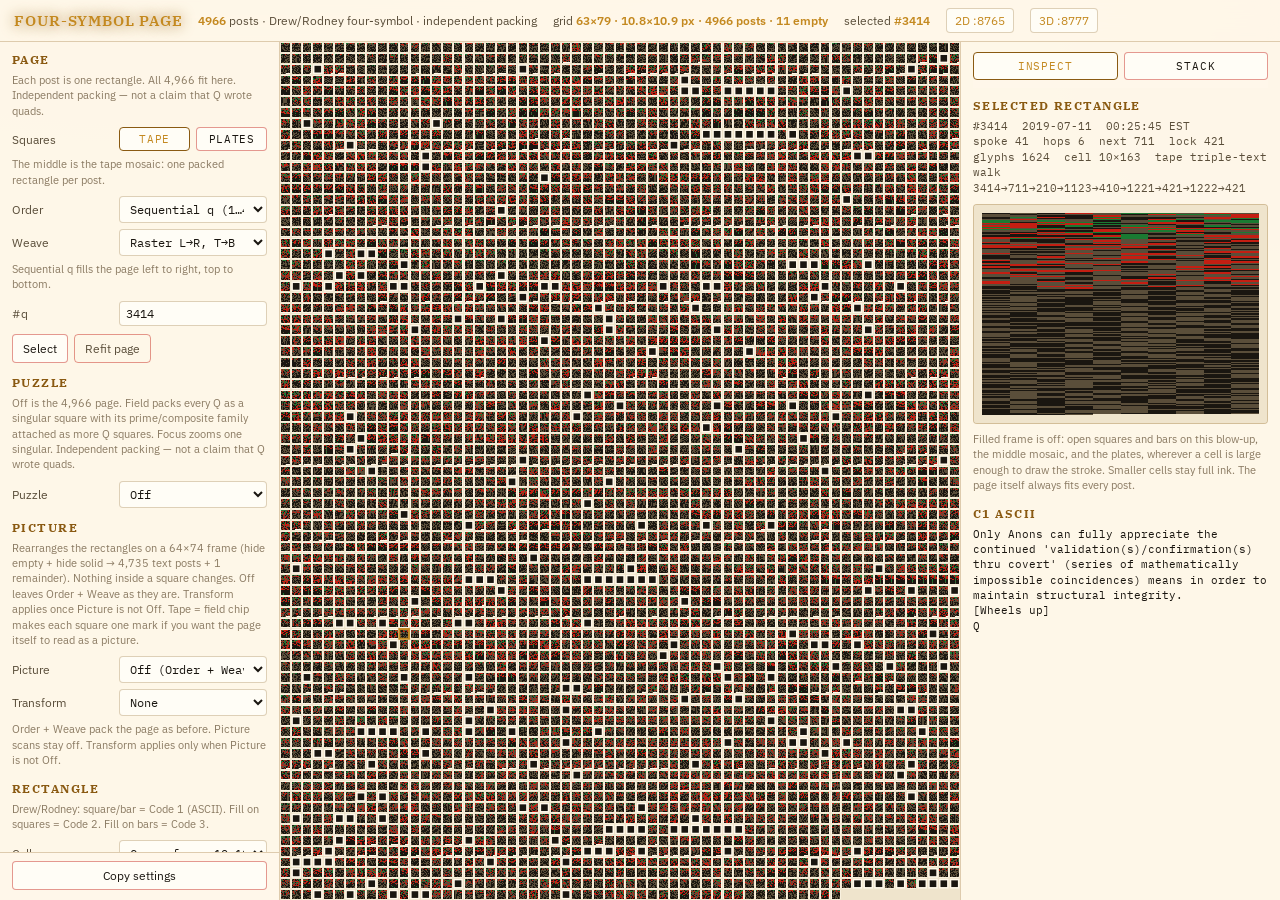
<file: index.html>
<!DOCTYPE html>
<html lang="en" data-theme="paper">
<head>
  <meta charset="utf-8" />
  <meta name="viewport" content="width=device-width, initial-scale=1" />
  <title>Four-symbol page — Q posts as rectangles</title>
  <link rel="preconnect" href="https://fonts.googleapis.com" />
  <link href="https://fonts.googleapis.com/css2?family=IBM+Plex+Mono:wght@400;600&family=IBM+Plex+Sans:wght@400;600&family=IBM+Plex+Serif:wght@600&display=swap" rel="stylesheet" />
  <link rel="stylesheet" href="css/page.css?v=20261009pc1" />
</head>
<body data-theme="paper" data-layer="off" data-quote="off" data-puzzle="off">
  <header>
    <h1>Four-symbol page</h1>
    <div class="meta" id="banner-meta">loading corpus…</div>
    <div class="meta">grid <b id="grid-readout">—</b></div>
    <div class="meta">selected <b id="sel-readout">—</b></div>
    <a class="ghost" href="http://127.0.0.1:8765/" title="Loop Code Visualizer">2D :8765</a>
    <a class="ghost" href="http://127.0.0.1:8777/" title="3D analyzer">3D :8777</a>
  </header>
  <div class="shell">
    <aside class="left">
      <div class="left-scroll">
      <h2>Page</h2>
      <p class="note">Each post is one rectangle. All 4,966 fit here. Independent packing — not a claim that Q wrote quads.</p>
      <label class="row">Squares
        <span class="view-switch" role="group" aria-label="Middle squares">
          <button type="button" id="view-tape" aria-pressed="true">Tape</button>
          <button type="button" id="view-plates" aria-pressed="false">Plates</button>
        </span>
      </label>
      <p class="note" id="view-note">The middle is the tape mosaic: one packed rectangle per post.</p>
      <label class="row">Order
        <select id="order">
          <option value="q" selected>Sequential q (1…4966)</option>
          <option value="ts">Timestamp</option>
          <option value="date">Replica date</option>
          <option value="spoke">Spoke 0–59</option>
          <option value="hops">Hops to lock</option>
          <option value="time">Time face (hour, minute)</option>
          <option value="grid">Date × minute</option>
          <option value="spoke15">Spoke 15 first</option>
          <option value="basin">Lock basin 421 / 1222</option>
          <option value="ampm">AM then PM</option>
          <option value="even">Even / odd q</option>
          <option value="loop">LOOP depth (hops)</option>
          <option value="walkseq">Walk-first-visit</option>
        </select>
      </label>
      <label class="row">Weave
        <select id="weave">
          <option value="raster" selected>Raster L→R, T→B</option>
          <option value="boustrophedon">Boustrophedon (ox-plow)</option>
          <option value="spiral">Spiral (outer → in)</option>
          <option value="columns">Columns (down, then next)</option>
        </select>
      </label>
      <p class="note" id="order-note">Sequential q fills the page left to right, top to bottom.</p>
      <label class="row">#q
        <input id="qnum" type="number" min="1" max="4966" value="3414" />
      </label>
      <div class="btns">
        <button id="go" type="button">Select</button>
        <button class="ghost" id="fit" type="button">Refit page</button>
      </div>

      <h2>Puzzle</h2>
      <p class="note" id="puzzle-note">Off is the 4,966 page. Field packs every Q as a singular square with its prime/composite family attached as more Q squares. Focus zooms one singular.</p>
      <label class="row">Puzzle
        <select id="puzzle-mode">
          <option value="off" selected>Off</option>
          <option value="field">Field</option>
          <option value="focus">Focus</option>
        </select>
      </label>
      <label class="row puzzle-field-only">Scale
        <select id="puzzle-scale">
          <option value="fit" selected>Fit</option>
          <option value="read">Read</option>
        </select>
      </label>
      <div class="btns puzzle-field-only">
        <button type="button" id="puzzle-zoom">Zoom Focus</button>
      </div>

      <h2>Picture</h2>
      <p class="note">Rearranges the rectangles on a 64×74 frame (hide empty + hide solid → 4,735 text posts + 1 remainder). Nothing inside a square changes. Off leaves Order + Weave as they are. Transform applies once Picture is not Off. Tape = field chip makes each square one mark if you want the page itself to read as a picture.</p>
      <label class="row">Picture
        <select id="picture">
          <option value="off" selected>Off (Order + Weave)</option>
          <option value="frame">Lock 64×74</option>
          <option value="morton">Morton Z-order</option>
          <option value="hilbert">Hilbert curve</option>
          <option value="bitrev">Bit-reversal</option>
          <option value="zigzag">Zig-zag diagonal</option>
          <option value="interlace">Interlace even/odd</option>
          <option value="blocks8">8×8 blocks</option>
          <option value="mod37">Mod 37 interlace</option>
          <option value="nipkow">Nipkow polar</option>
          <option value="shuffle">Shuffle (seed 421)</option>
        </select>
      </label>
      <label class="row">Transform
        <select id="xform">
          <option value="none" selected>None</option>
          <option value="fliph">Flip horizontal</option>
          <option value="flipv">Flip vertical</option>
          <option value="rot90">Rotate 90° CW</option>
          <option value="rot180">Rotate 180°</option>
          <option value="rot270">Rotate 90° CCW</option>
          <option value="transp">Transpose 74×64</option>
        </select>
      </label>
      <p class="note" id="picture-note">Order + Weave pack the page as before. Picture scans stay off.</p>

      <h2>Rectangle</h2>
      <p class="note">Drew/Rodney: square/bar = Code 1 (ASCII). Fill on squares = Code 2. Fill on bars = Code 3.</p>
      <label class="row">Cell
        <select id="cell">
          <option value="byte">Byte rows (8-wide)</option>
          <option value="notebook">Notebook 32-wide</option>
          <option value="column">Column-major 8-wide</option>
          <option value="boustrophedon">Boustrophedon 8-wide</option>
          <option value="spiral">Square spiral</option>
          <option value="weeks">Weeks (7-wide)</option>
          <option value="square">Nearest square</option>
          <option value="fish">Fish frame 8×14</option>
          <option value="cross" selected>Cross frame 10×10</option>
        </select>
      </label>
      <label class="row">Tape
        <select id="tape">
          <option value="c1-only">C1 ASCII (full post)</option>
          <option value="triple-text" selected>Triple-text (LOOP + stamp)</option>
          <option value="head8">Head 8 bytes (8×8)</option>
          <option value="chip">Field chip (1 glyph)</option>
        </select>
      </label>
      <label class="row">Chips
        <select id="chips">
          <option value="spoke-hops" selected>spoke-hops</option>
          <option value="ampm-lock">ampm-lock</option>
          <option value="even-q">even-q</option>
          <option value="timehash">timehash</option>
        </select>
      </label>
      <p class="note" id="tape-note">Full post text as Code 1. Long posts squeeze more rows into the same rectangle.</p>

      <h2>Layering</h2>
      <p class="note">Off leaves the current page. Peel splits C1 / C2 / C3 / C4. Mute hides glyph classes. Stack averages frames. Shuffle sibling on any view that looks like a picture. Independent packing — not a claim that Q wrote quads.</p>
      <label class="row">Layering
        <select id="layer">
          <option value="off" selected>Off</option>
          <option value="peel">Peel</option>
          <option value="mute">Mute</option>
          <option value="stack">Stack</option>
          <option value="diff">Diff</option>
        </select>
      </label>
      <p class="note" id="layer-caption"></p>
      <label class="row">Initial post
        <select id="quote">
          <option value="off" selected>Off</option>
          <option value="peek">Peek</option>
          <option value="under">Under the posts</option>
          <option value="over">Over the posts</option>
        </select>
      </label>
      <label class="row layer-quote">Quote tape
        <select id="quote-tape">
          <option value="c1-only">C1 ASCII (quote text)</option>
          <option value="triple-text" selected>Triple-text (nested + stamp)</option>
        </select>
      </label>
      <p class="note" id="quote-caption"></p>
      <p class="note layer-quote">Off leaves the current page. Peek / Under / Over use the same Align, Composite, Plates, Mute, and Shuffle as Layering. Independent packing — not a Q drop.</p>
      <label class="row layer-peel layer-quote-tune">Align
        <select id="align">
          <option value="tape" selected>Tape (holes)</option>
          <option value="stream">Stream (TEXTPIC)</option>
        </select>
      </label>
      <label class="row layer-comp layer-quote-tune">Composite
        <select id="comp">
          <option value="solo" selected>Solo</option>
          <option value="add">Add</option>
          <option value="screen">Screen</option>
          <option value="multiply">Multiply</option>
        </select>
      </label>
      <label class="row layer-onpage">On page
        <select id="onpage">
          <option value="off" selected>Off (inspector only)</option>
          <option value="under">Under the posts</option>
          <option value="over">Over the posts</option>
        </select>
      </label>
      <label class="row layer-peel layer-quote-mix"><span id="mix-label">Plate mix <b id="mix-readout">55</b></span>
        <input id="mix" type="range" min="0" max="100" value="55" />
      </label>
      <label class="row layer-peel layer-quote-tune"><span>Plates</span>
        <span class="checks">
          <label><input id="plate-p1" type="checkbox" checked /> C1</label>
          <label><input id="plate-p2" type="checkbox" checked /> C2</label>
          <label><input id="plate-p3" type="checkbox" checked /> C3</label>
          <label class="plate-c4-lab"><input id="plate-p4" type="checkbox" checked /> C4</label>
        </span>
      </label>
      <label class="row"><span>Swap C3/C4</span><input id="swap-c34" type="checkbox" /></label>
      <p class="note" id="swap-c34-note">Off: C3 blue / black, C4 green / black. On: C3 green / black, C4 blue / black.</p>
      <label class="row layer-mute layer-quote-tune"><span>Mute</span>
        <span class="checks">
          <label><input id="mute-sq0" type="checkbox" /> sq0</label>
          <label><input id="mute-sq1" type="checkbox" /> sq1</label>
          <label><input id="mute-bar0" type="checkbox" /> bar0</label>
          <label><input id="mute-bar1" type="checkbox" /> bar1</label>
        </span>
      </label>
      <label class="row layer-stack">Stack
        <select id="stack">
          <option value="peek" selected>Peek frame</option>
          <option value="corpus">Corpus mean</option>
        </select>
      </label>
      <div class="btns layer-peel">
        <button id="essay-load" type="button">Load TEXTPIC teaching in peek</button>
      </div>
      <div class="btns layer-peel layer-shuf layer-quote-tune">
        <button class="ghost" id="shuffle-sib" type="button">Shuffle sibling</button>
      </div>
      <p class="note layer-later" id="layer-later-note"></p>

      <h2>Read</h2>
      <label class="row">Theme
        <select id="theme">
          <option value="phosphor">Phosphor (CRT lime)</option>
          <option value="volt">Volt (hazard yellow)</option>
          <option value="magma">Magma</option>
          <option value="ion">Ion (blue / magenta)</option>
          <option value="ebs">EBS (please stand by)</option>
          <option value="paper" selected>Paper (light)</option>
          <option value="oak">Oak (original)</option>
        </select>
      </label>
      <label class="row" id="ebs-paint-row">EBS paint
        <select id="ebs-paint">
          <option value="meaning" selected>Meaning (C1 + hops)</option>
          <option value="spectrum">Spectrum (cycle 9)</option>
          <option value="toast">Toast #901131</option>
          <option value="yolk">Yolk #909011</option>
        </select>
      </label>
      <label class="row">Color
        <select id="color">
          <option value="off" selected>Off (glyph ink)</option>
          <option value="hops">Hops to lock</option>
          <option value="ampm">AM / PM</option>
          <option value="basin">Lock basin</option>
        </select>
      </label>
      <label class="row"><span>Cell gaps</span><input id="gaps" type="checkbox" checked /></label>
      <label class="row"><span>q labels</span><input id="labels" type="checkbox" /></label>
      <label class="row"><span>Hide empty slots</span><input id="hide-empty" type="checkbox" /></label>
      <label class="row"><span>Hide solid squares</span><input id="hide-solid" type="checkbox" /></label>
      <label class="row"><span>Filled frame</span><input id="filled-frame" type="checkbox" /></label>
      <div class="legend">
        <span class="swatch-code"><i class="swatch sq0"></i>sq0</span>
        <span class="swatch-code"><i class="swatch sq1"></i>sq1</span>
        <span class="swatch-code"><i class="swatch bar0"></i>bar0</span>
        <span class="swatch-code"><i class="swatch bar1"></i>bar1</span>
        <span class="swatch-bw"><i class="swatch ebs-w"></i>white</span>
        <span class="swatch-bw"><i class="swatch ebs-k"></i>black</span>
        <span class="swatch-toast"><i class="swatch toast-sq0"></i>sq0 #901131</span>
        <span class="swatch-toast"><i class="swatch toast-sq1"></i>sq1 #319011</span>
        <span class="swatch-toast"><i class="swatch toast-bar0"></i>bar0 #113190</span>
        <span class="swatch-toast swatch-toast-bar1"><i class="swatch toast-bar1"></i>bar1 #903111</span>
        <span class="swatch-toast swatch-yolk-bar1"><i class="swatch yolk-bar1"></i>bar1 #909011</span>
        <span class="swatch-toast"><i class="swatch toast-cell"></i>cell #901171</span>
      </div>
      <p class="note">Click a rectangle. Arrows move on the page. Same codec as :8765.</p>
      <p class="status" id="pack-status">—</p>
      </div>
      <div class="left-foot">
        <button type="button" id="copy-settings">Copy settings</button>
        <p class="note" id="copy-settings-note" aria-live="polite"></p>
      </div>
    </aside>
    <div class="stage">
      <canvas id="page" aria-label="Four-symbol rectangles, one per Q post"></canvas>
      <div id="field-spacer" hidden></div>
    </div>
    <aside class="right">
      <div class="right-tabs" role="tablist" aria-label="Right inspector">
        <button type="button" role="tab" id="tab-inspect" aria-controls="tab-panel-inspect" aria-selected="true">Inspect</button>
        <button type="button" role="tab" id="tab-stack" aria-controls="tab-panel-stack" aria-selected="false">Stack</button>
      </div>
      <div id="tab-panel-inspect" role="tabpanel" aria-labelledby="tab-inspect">
      <h2>Selected rectangle</h2>
      <div id="inspect-meta">Click a cell.</div>
      <div id="piece-list" hidden></div>
      <canvas id="peek" width="300" height="220" aria-label="Readable blow-up of the selected tape"></canvas>
      <p class="note" id="peek-note">Blow-up uses the same cell layout at a readable glyph size. The page itself always fits every post.</p>
      <div id="plates-block" hidden>
        <h3>Plates</h3>
        <p class="essay-badge" id="essay-badge" hidden>essay, not a find</p>
        <div class="plates">
          <figure>
            <canvas id="plate-c1" width="96" height="96" aria-label="C1 plate"></canvas>
            <figcaption id="cap-c1">C1</figcaption>
          </figure>
          <figure>
            <canvas id="plate-c2" width="96" height="96" aria-label="C2 plate"></canvas>
            <figcaption id="cap-c2">C2</figcaption>
          </figure>
          <figure>
            <canvas id="plate-c3" width="96" height="96" aria-label="C3 plate"></canvas>
            <figcaption id="cap-c3">C3</figcaption>
          </figure>
          <figure id="fig-c4" hidden>
            <canvas id="plate-c4" width="96" height="96" aria-label="C4 plate"></canvas>
            <figcaption id="cap-c4">C4</figcaption>
          </figure>
        </div>
        <canvas id="plate-mix" width="300" height="160" aria-label="Composite of C1 C2 C3 C4 plates"></canvas>
        <p class="note" id="plate-note"></p>
        <p class="note" id="stack-score" hidden></p>
        <p class="note" id="essay-text" hidden></p>
      </div>
      <div id="quote-block" hidden>
        <h3>Initial post</h3>
        <p class="note" id="quote-meta"></p>
        <canvas id="quote-peek" width="300" height="160" aria-label="Four-symbol packing of the quoted board post"></canvas>
        <div class="plates quote-plates">
          <figure>
            <canvas id="quote-c1" width="96" height="96" aria-label="Quote C1 plate"></canvas>
            <figcaption id="qcap-c1">C1</figcaption>
          </figure>
          <figure>
            <canvas id="quote-c2" width="96" height="96" aria-label="Quote C2 plate"></canvas>
            <figcaption id="qcap-c2">C2</figcaption>
          </figure>
          <figure>
            <canvas id="quote-c3" width="96" height="96" aria-label="Quote C3 plate"></canvas>
            <figcaption id="qcap-c3">C3</figcaption>
          </figure>
          <figure>
            <canvas id="quote-c4" width="96" height="96" aria-label="Quote C4 plate"></canvas>
            <figcaption id="qcap-c4">C4</figcaption>
          </figure>
        </div>
        <canvas id="quote-mix" width="300" height="160" aria-label="Composite of quote C1 C2 C3 C4 plates"></canvas>
        <p class="note" id="quote-plate-note"></p>
        <pre id="quote-text"></pre>
        <p class="note" id="quote-note"></p>
      </div>
      <h2>C1 ASCII</h2>
      <div id="inspect-text">—</div>
      </div>
      <div id="tab-panel-stack" role="tabpanel" aria-labelledby="tab-stack" hidden>
        <h2 id="stack-peek-title">Selected + Initial post</h2>
        <canvas id="stack-peek" width="300" height="220" aria-label="Selected rectangle layered with this drop’s initial post"></canvas>
        <p class="note" id="stack-peek-note">Selected rectangle under this drop’s initial post. If this square has no quote, only the selected tape is shown.</p>
        <h2 id="stack-mix-title">Plates + Quote plates</h2>
        <canvas id="stack-mix" width="300" height="160" aria-label="Q plates layered with this drop’s quote plates"></canvas>
        <p class="note" id="stack-mix-note">Q plate mix under this drop’s quote plate mix. Mix slider is overlay strength.</p>
        <h2 id="stack-combo-title">Both stacks</h2>
        <canvas id="stack-combo" width="300" height="220" aria-label="First stack square layered with the second stack square"></canvas>
        <p class="note" id="stack-combo-note">The first square layered with the second square. Mix slider is overlay strength.</p>
      </div>
    </aside>
  </div>
  <script src="js/quads.js?v=20260923v31"></script>
  <script src="js/layouts.js?v=20260923v31"></script>
  <script src="js/layers.js?v=20260923v31"></script>
  <script src="js/primes.js?v=20261009pc1"></script>
  <script src="js/page.js?v=20261009pc2"></script>
</body>
</html>
</file>
<file: css/page.css>
:root, [data-theme="phosphor"] {
  --bg: #020805;
  --bg-2: #06140c;
  --elev: #082014;
  --elev-2: #0c2c1c;
  --panel: rgba(4, 18, 12, 0.94);
  --ink: #d8ff9a;
  --muted: #8fdc8a;
  --faint: #4a9a62;
  --line: rgba(125, 255, 106, 0.28);
  --line-strong: rgba(125, 255, 106, 0.55);
  --gold: #7dff6a;
  --gold-2: #e8ff7a;
  --crimson: #ff2d7b;
  --teal: #2ee6ff;
  --sage: #3dfff0;
  --bar0: #9ad46a;
  --slate: #7d93a3;
  --stage: #000000;
  --cell: #07140c;
  --ampm-am: #2ee6ff;
  --ampm-pm: #ff2d7b;
  --glow-a: rgba(125, 255, 106, 0.22);
  --glow-b: rgba(255, 45, 123, 0.16);
  --hop-0: #f4ff7a;
  --hop-1: #9dff4a;
  --hop-2: #3dff8a;
  --hop-3: #2ee6c8;
  --hop-4: #2ec8ff;
  --hop-5: #7a8cff;
  --hop-6: #ff4fd8;
  --serif: "IBM Plex Serif", Palatino, "Iowan Old Style", serif;
  --sans: "IBM Plex Sans", "Segoe UI", system-ui, sans-serif;
  --mono: "IBM Plex Mono", ui-monospace, monospace;
  color-scheme: dark;
  font-family: var(--sans);
}

[data-theme="volt"] {
  --bg: #0c0b00;
  --bg-2: #161200;
  --elev: #221c00;
  --elev-2: #2e2600;
  --panel: rgba(18, 16, 0, 0.94);
  --ink: #fff4a3;
  --muted: #d4c04a;
  --faint: #8a7a20;
  --line: rgba(255, 229, 0, 0.32);
  --line-strong: rgba(255, 229, 0, 0.62);
  --gold: #ffe500;
  --gold-2: #fff56a;
  --crimson: #ff3b00;
  --teal: #00d4ff;
  --sage: #00ff9a;
  --bar0: #e6d060;
  --stage: #050400;
  --cell: #1a1600;
  --ampm-am: #00d4ff;
  --ampm-pm: #ff3b00;
  --glow-a: rgba(255, 229, 0, 0.22);
  --glow-b: rgba(255, 59, 0, 0.16);
  --hop-0: #fff56a;
  --hop-1: #ffd000;
  --hop-2: #ff9a00;
  --hop-3: #ff5a00;
  --hop-4: #ff2d55;
  --hop-5: #c800ff;
  --hop-6: #00e5ff;
}

[data-theme="magma"] {
  --bg: #120205;
  --bg-2: #1c060a;
  --elev: #2a0a10;
  --elev-2: #3a1016;
  --panel: rgba(22, 4, 8, 0.94);
  --ink: #ffe8d2;
  --muted: #e08a62;
  --faint: #8a4a38;
  --line: rgba(255, 176, 32, 0.3);
  --line-strong: rgba(255, 58, 26, 0.55);
  --gold: #ffb020;
  --gold-2: #ffd56a;
  --crimson: #ff3a1a;
  --teal: #ff5e8a;
  --sage: #ff7a3c;
  --bar0: #e0a070;
  --stage: #090102;
  --cell: #22080c;
  --ampm-am: #ffd56a;
  --ampm-pm: #ff3a1a;
  --glow-a: rgba(255, 176, 32, 0.22);
  --glow-b: rgba(255, 58, 26, 0.18);
  --hop-0: #ffe08a;
  --hop-1: #ffb020;
  --hop-2: #ff7a18;
  --hop-3: #ff3a1a;
  --hop-4: #e01040;
  --hop-5: #ff5e8a;
  --hop-6: #ff9a6a;
}

[data-theme="ion"] {
  --bg: #050814;
  --bg-2: #0a1024;
  --elev: #101a38;
  --elev-2: #182450;
  --panel: rgba(6, 10, 28, 0.94);
  --ink: #e8f0ff;
  --muted: #8aa8e0;
  --faint: #4a68a8;
  --line: rgba(110, 168, 255, 0.32);
  --line-strong: rgba(255, 79, 216, 0.5);
  --gold: #6ea8ff;
  --gold-2: #b8d4ff;
  --crimson: #ff4fd8;
  --teal: #4df0ff;
  --sage: #3ef0c8;
  --bar0: #9ab8e8;
  --stage: #02040c;
  --cell: #0a1230;
  --ampm-am: #4df0ff;
  --ampm-pm: #ff4fd8;
  --glow-a: rgba(110, 168, 255, 0.22);
  --glow-b: rgba(255, 79, 216, 0.16);
  --hop-0: #b8d4ff;
  --hop-1: #6ea8ff;
  --hop-2: #4df0ff;
  --hop-3: #3ef0c8;
  --hop-4: #c44dff;
  --hop-5: #ff4fd8;
  --hop-6: #ff8ad8;
}

[data-theme="paper"] {
  --bg: #f3ead4;
  --bg-2: #ebe0c6;
  --elev: #fff8ea;
  --elev-2: #fffdf6;
  --panel: rgba(255, 248, 234, 0.94);
  --ink: #1a1610;
  --muted: #5a4e3a;
  --faint: #8a7a62;
  --line: rgba(138, 90, 18, 0.28);
  --line-strong: rgba(196, 30, 18, 0.45);
  --gold: #8a5a12;
  --gold-2: #c48920;
  --crimson: #c41e12;
  --teal: #0e6e8c;
  --sage: #1a7a32;
  --bar0: #5a4e3a;
  --stage: #efe4cc;
  --cell: #fff8ea;
  --ampm-am: #0e6e8c;
  --ampm-pm: #c41e12;
  --glow-a: rgba(196, 137, 32, 0.16);
  --glow-b: rgba(196, 30, 18, 0.1);
  --hop-0: #c48920;
  --hop-1: #c41e12;
  --hop-2: #1a7a32;
  --hop-3: #0e6e8c;
  --hop-4: #5a2a8a;
  --hop-5: #0a4a6a;
  --hop-6: #8a3a12;
  color-scheme: light;
}

[data-theme="oak"] {
  --bg: #100f0c;
  --bg-2: #16140f;
  --elev: #1d1a14;
  --elev-2: #262217;
  --panel: rgba(29, 26, 20, 0.92);
  --ink: #f4ead6;
  --muted: #9a8d74;
  --faint: #6d6454;
  --line: rgba(196, 163, 90, 0.18);
  --line-strong: rgba(196, 163, 90, 0.38);
  --gold: #c4a35a;
  --gold-2: #e3c888;
  --crimson: #b24a38;
  --teal: #6eb8b8;
  --sage: #8fce6e;
  --bar0: #c4b89a;
  --stage: #070705;
  --cell: #16140f;
  --ampm-am: #5a9bb8;
  --ampm-pm: #6eb8b8;
  --glow-a: rgba(196, 163, 90, 0.08);
  --glow-b: rgba(178, 74, 56, 0.07);
  --hop-0: #e3c888;
  --hop-1: #b8894a;
  --hop-2: #7d9a78;
  --hop-3: #2f6a6a;
  --hop-4: #3d8a8a;
  --hop-5: #5aa3a3;
  --hop-6: #7ec8c8;
  color-scheme: dark;
}

[data-theme="ebs"] {
  --bg: #000000;
  --bg-2: #0a0a0a;
  --elev: #111111;
  --elev-2: #1c1c1c;
  --panel: rgba(0, 0, 0, 0.96);
  --ink: #ffffff;
  --muted: #c0c0c0;
  --faint: #808080;
  --line: rgba(255, 255, 255, 0.28);
  --line-strong: rgba(255, 255, 255, 0.72);
  --gold: #ffff00;
  --gold-2: #ffffff;
  --crimson: #ff0000;
  --teal: #0066ff;
  --sage: #00e000;
  --bar0: #ff7a00;
  --stage: #000000;
  --cell: #101010;
  --ampm-am: #0066ff;
  --ampm-pm: #9b00ff;
  --glow-a: rgba(255, 0, 0, 0.16);
  --glow-b: rgba(59, 0, 204, 0.16);
  --hop-0: #ff0000;
  --hop-1: #ff7a00;
  --hop-2: #ffff00;
  --hop-3: #00e000;
  --hop-4: #0066ff;
  --hop-5: #3d00cc;
  --hop-6: #9b00ff;
  --ebs-0: #ff0000;
  --ebs-1: #ff7a00;
  --ebs-2: #ffff00;
  --ebs-3: #00e000;
  --ebs-4: #0066ff;
  --ebs-5: #3d00cc;
  --ebs-6: #9b00ff;
  --ebs-7: #ffffff;
  --ebs-8: #000000;
  --toast-sq0: #901131;
  --toast-sq1: #319011;
  --toast-bar0: #113190;
  --toast-bar1: #903111;
  --toast-cell: #901171;
  --yolk-bar1: #909011;
  color-scheme: dark;
}

* { box-sizing: border-box; }
html, body { margin: 0; height: 100%; background: var(--bg); color: var(--ink); }
body {
  display: grid;
  grid-template-rows: auto 1fr;
  background:
    radial-gradient(1200px 600px at 12% -12%, var(--glow-a), transparent 52%),
    radial-gradient(900px 500px at 110% 8%, var(--glow-b), transparent 46%),
    var(--bg);
}

header {
  display: flex;
  align-items: center;
  flex-wrap: wrap;
  gap: 10px 16px;
  padding: 8px 14px;
  background: var(--panel);
  border-bottom: 1px solid var(--line);
  backdrop-filter: blur(10px);
  position: relative;
}
[data-theme="ebs"] header {
  background: #000;
  border-bottom: 0;
  padding-bottom: 18px;
}
[data-theme="ebs"] header::after {
  content: "";
  position: absolute;
  left: 0;
  right: 0;
  bottom: 0;
  height: 10px;
  background: linear-gradient(
    90deg,
    #ff0000 0 11.111%,
    #ff7a00 11.111% 22.222%,
    #ffff00 22.222% 33.333%,
    #00e000 33.333% 44.444%,
    #0066ff 44.444% 55.555%,
    #3d00cc 55.555% 66.666%,
    #9b00ff 66.666% 77.777%,
    #ffffff 77.777% 88.888%,
    #000000 88.888% 100%
  );
}
[data-theme="ebs"] header h1 {
  background: #000;
  color: #fff;
  border: 2px solid #fff;
  padding: 3px 10px;
  letter-spacing: 0.22em;
  text-shadow: none;
  font-family: var(--sans);
  font-weight: 700;
}
header h1 {
  font-family: var(--serif);
  font-size: 15px;
  font-weight: 600;
  letter-spacing: 0.06em;
  margin: 0;
  text-transform: uppercase;
  color: var(--gold-2);
  text-shadow: 0 0 14px var(--gold);
}
header .meta { color: var(--muted); font-size: 12px; }
header .meta b { color: var(--gold-2); font-weight: 600; }
header a.ghost {
  color: var(--gold-2);
  text-decoration: none;
  font-size: 12px;
  border: 1px solid var(--line);
  padding: 4px 8px;
  border-radius: 4px;
}
header a.ghost:hover { border-color: var(--gold); }

.shell {
  display: grid;
  grid-template-columns: 280px 1fr 320px;
  min-height: 0;
}
@media (max-width: 1100px) {
  .shell { grid-template-columns: 240px 1fr; }
  .right { display: none; }
  body.show-inspect .right { display: block; position: absolute; right: 0; top: 48px; bottom: 0; width: 320px; z-index: 4; }
}

aside {
  overflow: auto;
  padding: 10px 12px 16px;
  border-right: 1px solid var(--line);
  background: var(--panel);
  min-height: 0;
}
aside.left {
  display: flex;
  flex-direction: column;
  overflow: hidden;
  padding: 0;
}
.left-scroll {
  flex: 1 1 auto;
  min-height: 0;
  overflow: auto;
  padding: 10px 12px 16px;
}
.left-foot {
  flex: 0 0 auto;
  border-top: 1px solid var(--line);
  padding: 8px 12px 10px;
  background: var(--panel);
}
.left-foot button { width: 100%; }
#copy-settings-note:empty { display: none; }
aside.right { border-right: 0; border-left: 1px solid var(--line); }

.right-tabs {
  display: flex;
  gap: 6px;
  margin: 0 0 10px;
  position: sticky;
  top: 0;
  z-index: 2;
  background: var(--panel);
  padding: 0 0 8px;
}
.right-tabs button {
  flex: 1;
  font: 11px var(--mono);
  letter-spacing: 0.08em;
  text-transform: uppercase;
  padding: 6px 8px;
}
.right-tabs button[aria-selected="true"] {
  border-color: var(--gold);
  color: var(--gold-2);
  background: var(--elev-2);
}
#tab-panel-stack[hidden],
#tab-panel-inspect[hidden] { display: none; }
#stack-peek,
#stack-mix,
#stack-combo {
  display: block;
  width: 100%;
  image-rendering: pixelated;
  image-rendering: crisp-edges;
  background: var(--stage);
  border: 1px solid var(--line);
  border-radius: 4px;
  margin: 8px 0;
}
#stack-peek,
#stack-combo { height: 220px; }
#stack-mix { height: 160px; }

h2 {
  font-family: var(--serif);
  font-size: 12px;
  letter-spacing: 0.12em;
  text-transform: uppercase;
  color: var(--gold);
  margin: 12px 0 6px;
}
h2:first-child { margin-top: 0; }

.row {
  display: flex;
  align-items: center;
  justify-content: space-between;
  gap: 8px;
  font-size: 12px;
  color: var(--muted);
  margin: 6px 0;
}
.row select, .row input[type="number"] {
  flex: 0 1 58%;
  min-width: 0;
  background: var(--elev-2);
  color: var(--ink);
  border: 1px solid var(--line);
  border-radius: 4px;
  padding: 4px 6px;
  font: 12px var(--mono);
}
.row input[type="range"] {
  flex: 0 1 58%;
  min-width: 0;
  accent-color: var(--gold);
}
.view-switch {
  display: flex;
  gap: 6px;
  flex: 0 1 58%;
  min-width: 0;
}
.view-switch button {
  flex: 1;
  font: 11px var(--mono);
  letter-spacing: 0.06em;
  text-transform: uppercase;
  padding: 4px 6px;
}
.view-switch button[aria-pressed="true"] {
  border-color: var(--gold);
  color: var(--gold-2);
  background: var(--elev-2);
}
.note {
  font-size: 11px;
  line-height: 1.4;
  color: var(--faint);
  margin: 4px 0 8px;
}
.btns { display: flex; gap: 6px; flex-wrap: wrap; margin: 8px 0; }
button, .ghost {
  font: 12px var(--sans);
  background: var(--elev-2);
  color: var(--ink);
  border: 1px solid var(--line-strong);
  border-radius: 4px;
  padding: 6px 10px;
  cursor: pointer;
}
button:hover { border-color: var(--gold); }
button.ghost { background: transparent; color: var(--muted); }

.stage {
  position: relative;
  min-width: 0;
  min-height: 0;
  background: var(--stage);
}
#page {
  display: block;
  width: 100%;
  height: 100%;
  cursor: crosshair;
}

.legend {
  display: flex;
  gap: 10px;
  flex-wrap: wrap;
  font-size: 11px;
  color: var(--muted);
  margin: 8px 0 4px;
}
.swatch {
  display: inline-block;
  width: 10px;
  height: 12px;
  vertical-align: -2px;
  margin-right: 4px;
}
.swatch.sq0 { background: var(--ink); }
.swatch.sq1 { box-shadow: inset 0 0 0 1px var(--crimson); }
.swatch.bar0 { width: 5px; margin: 0 4px 0 2px; background: var(--bar0); }
.swatch.bar1 { width: 5px; margin: 0 4px 0 2px; box-shadow: inset 0 0 0 1px var(--sage); }
.swatch.ebs-w { background: #ffffff; box-shadow: inset 0 0 0 1px #888; }
.swatch.ebs-k { background: #000000; box-shadow: inset 0 0 0 1px #888; }
.swatch.toast-sq0 { background: #901131; }
.swatch.toast-sq1 { box-shadow: inset 0 0 0 1px #319011; }
.swatch.toast-bar0 { width: 5px; margin: 0 4px 0 2px; background: #113190; }
.swatch.toast-bar1 { width: 5px; margin: 0 4px 0 2px; box-shadow: inset 0 0 0 1px #903111; }
.swatch.yolk-bar1 { width: 5px; margin: 0 4px 0 2px; box-shadow: inset 0 0 0 1px #909011; }
.swatch.toast-cell { background: #901171; }
body:not([data-theme="ebs"]) .swatch-bw,
body:not([data-theme="ebs"]) #ebs-paint-row { display: none; }
body[data-paint="toast"] .swatch-bw,
body[data-paint="yolk"] .swatch-bw,
body[data-paint="toast"] .swatch-code,
body[data-paint="yolk"] .swatch-code { display: none; }
body:not([data-theme="ebs"]) .swatch-toast,
body:not([data-paint="toast"]):not([data-paint="yolk"]) .swatch-toast { display: none; }
body[data-paint="yolk"] .swatch-toast-bar1 { display: none; }
body:not([data-paint="yolk"]) .swatch-yolk-bar1 { display: none; }

#inspect-text, #inspect-meta {
  font: 11px/1.4 var(--mono);
  color: var(--muted);
  white-space: pre-wrap;
  word-break: break-word;
}
#inspect-text { color: var(--ink); max-height: 180px; overflow: auto; }
#peek {
  display: block;
  width: 100%;
  height: 220px;
  background: var(--stage);
  border: 1px solid var(--line);
  border-radius: 4px;
  margin: 8px 0;
}

.status {
  font: 11px var(--mono);
  color: var(--faint);
}

h3 {
  font-family: var(--serif);
  font-size: 11px;
  letter-spacing: 0.1em;
  text-transform: uppercase;
  color: var(--gold);
  margin: 10px 0 6px;
}

.checks {
  display: flex;
  gap: 8px;
  flex-wrap: wrap;
  font: 11px var(--mono);
}
.checks label {
  display: flex;
  align-items: center;
  gap: 3px;
  color: var(--ink);
}

.layer-peel,
.layer-mute,
.layer-stack,
.layer-comp,
.layer-shuf,
.layer-later,
.layer-quote,
.layer-quote-mix,
.layer-quote-tune,
.layer-onpage,
#layer-caption,
#quote-caption {
  display: none;
}
body[data-layer="peel"] .layer-peel,
body[data-layer="peel"] .layer-comp,
body[data-layer="peel"] .layer-shuf,
body[data-layer="peel"] .layer-onpage { display: flex; }
body[data-layer="peel"] p.note.layer-peel { display: block; }
body[data-layer="mute"] .layer-mute { display: flex; }
body[data-layer="stack"] .layer-stack,
body[data-layer="stack"] .layer-comp,
body[data-layer="stack"] .layer-shuf { display: flex; }
body[data-layer="diff"] .layer-comp,
body[data-layer="diff"] .layer-shuf { display: flex; }
body[data-layer="stack"] .layer-later,
body[data-layer="diff"] .layer-later { display: block; }
body[data-layer="peel"] #layer-caption,
body[data-layer="mute"] #layer-caption,
body[data-layer="stack"] #layer-caption,
body[data-layer="diff"] #layer-caption { display: block; }

body[data-quote="peek"] .layer-quote,
body[data-quote="under"] .layer-quote,
body[data-quote="over"] .layer-quote { display: block; }
body[data-quote="peek"] .layer-quote-tune,
body[data-quote="under"] .layer-quote-tune,
body[data-quote="over"] .layer-quote-tune { display: flex; }
body[data-quote="under"] .layer-quote-mix,
body[data-quote="over"] .layer-quote-mix,
body[data-rtab="stack"] .layer-quote-mix { display: flex; }
body[data-rtab="stack"] .layer-comp { display: flex; }
body[data-quote="peek"] #quote-caption,
body[data-quote="under"] #quote-caption,
body[data-quote="over"] #quote-caption { display: block; }
body[data-quote="peek"] label.row.layer-quote,
body[data-quote="under"] label.row.layer-quote,
body[data-quote="over"] label.row.layer-quote { display: flex; }

#plates-block { display: none; margin-top: 8px; }
body[data-layer="peel"] #plates-block,
body[data-layer="stack"] #plates-block,
body[data-layer="diff"] #plates-block { display: block; }
#quote-block { display: none; margin-top: 10px; }
body[data-quote="peek"] #quote-block,
body[data-quote="under"] #quote-block,
body[data-quote="over"] #quote-block { display: block; }

.plates {
  display: grid;
  grid-template-columns: 1fr 1fr 1fr;
  gap: 6px;
}
body[data-layer="peel"] .plates,
body[data-quote="peek"] .plates,
body[data-quote="under"] .plates,
body[data-quote="over"] .plates,
.quote-plates {
  grid-template-columns: 1fr 1fr 1fr 1fr;
}
.plate-c4-lab { display: none; }
body[data-layer="peel"] .checks .plate-c4-lab,
body[data-quote="peek"] .checks .plate-c4-lab,
body[data-quote="under"] .checks .plate-c4-lab,
body[data-quote="over"] .checks .plate-c4-lab,
body[data-view="plates"][data-layer="off"] .checks .plate-c4-lab { display: flex; }
body[data-view="plates"] .layer-peel,
body[data-view="plates"] .layer-comp,
body[data-view="plates"] .layer-shuf { display: flex; }
body[data-view="plates"] p.note.layer-peel { display: block; }
body[data-view="plates"] .layer-onpage,
body[data-view="plates"] .layer-quote-mix { display: none; }
body[data-view="plates"] #plates-block { display: block; }
body[data-view="plates"][data-layer="off"] .plates,
body[data-view="plates"][data-layer="peel"] .plates {
  grid-template-columns: 1fr 1fr 1fr 1fr;
}
.plates figure { margin: 0; }
.plates figcaption {
  font: 10px var(--mono);
  color: var(--muted);
  text-align: center;
  margin-top: 2px;
}
.plates canvas,
#plate-mix {
  display: block;
  width: 100%;
  image-rendering: pixelated;
  image-rendering: crisp-edges;
  background: var(--stage);
  border: 1px solid var(--line);
  border-radius: 4px;
}
.plates canvas { height: 88px; }
#plate-mix { height: 140px; margin: 8px 0; }
#shuffle-sib[aria-pressed="true"] {
  border-color: var(--gold);
  color: var(--gold-2);
}
#stack-score { color: var(--gold); }
#quote-peek,
#quote-mix {
  display: block;
  width: 100%;
  height: 160px;
  image-rendering: pixelated;
  image-rendering: crisp-edges;
  background: var(--stage);
  border: 1px solid var(--line);
  border-radius: 4px;
}
#quote-mix { height: 140px; margin: 8px 0; }
.quote-plates { margin-top: 8px; }
#quote-text {
  margin: 6px 0 0;
  max-height: 140px;
  overflow: auto;
  white-space: pre-wrap;
  font: 11px var(--mono);
  color: var(--ink);
}
#quote-meta { margin: 0 0 6px; }
.essay-badge {
  color: var(--gold);
  font: 11px var(--mono);
  margin: 0 0 6px;
}

body[data-puzzle="off"] .puzzle-only,
body[data-puzzle="off"] .puzzle-field-only,
body[data-puzzle="focus"] .puzzle-field-only { display: none; }
body[data-puzzle="focus"] select:disabled,
body[data-puzzle="focus"] input:disabled,
body[data-puzzle="field"] select:disabled,
body[data-puzzle="field"] input:disabled {
  opacity: 0.45;
  cursor: not-allowed;
}
body[data-puzzle="field"][data-pzscale="read"] .stage { overflow: auto; }
#field-spacer {
  position: absolute;
  left: 0;
  top: 0;
  pointer-events: none;
}
body[data-puzzle="field"][data-pzscale="read"] #page {
  position: sticky;
  top: 0;
  left: 0;
  z-index: 1;
}
#piece-list {
  display: flex;
  flex-wrap: wrap;
  gap: 4px;
  margin: 6px 0 8px;
}
#piece-list[hidden] { display: none; }
#piece-list button {
  font: 11px var(--mono);
  padding: 3px 7px;
}
#piece-list button[data-role="unit"] { border-color: var(--ink); }
#piece-list button[data-role="ordinal"] { border-color: #7b4ea3; color: #c9a6e8; }
#piece-list button[data-role="pair-small"],
#piece-list button[data-role="pair-large"] { border-color: var(--teal); }
#piece-list button[data-role="omega"] { border-color: var(--sage); }
#piece-list button[data-role="sg-partner"],
#piece-list button[data-role="sg-germain"],
#piece-list button[data-role="chain"] { border-color: var(--crimson); }
#piece-list .ghost-q {
  font: 11px var(--mono);
  color: var(--faint);
  border: 1px dashed var(--faint);
  border-radius: 4px;
  padding: 3px 7px;
}
</file>
